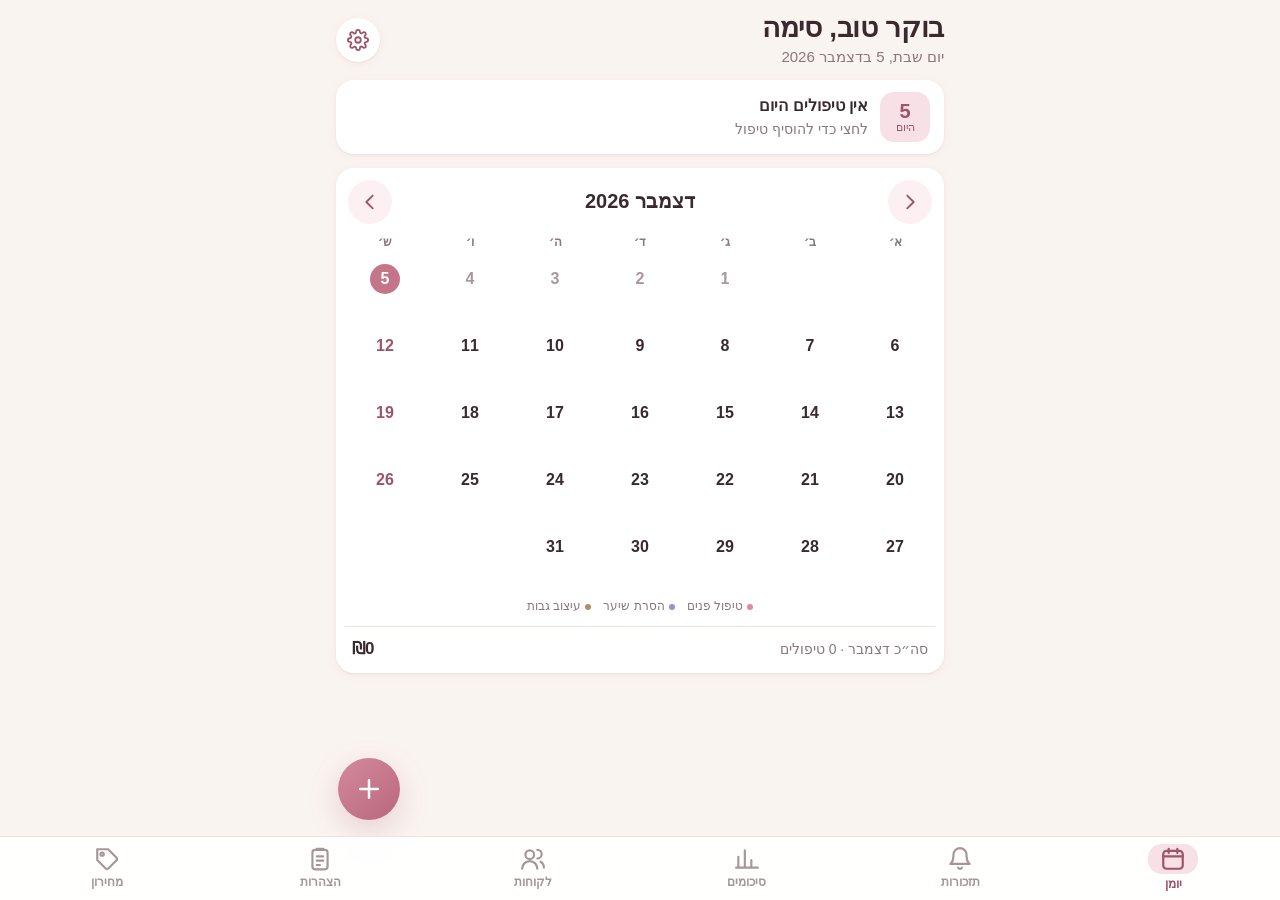
<file: index.html>
<!doctype html>
<html lang="he" dir="rtl">
<head>
  <meta charset="utf-8">
  <meta name="viewport" content="width=device-width, initial-scale=1, viewport-fit=cover">
  <meta name="theme-color" content="#FAF4F0">
  <meta name="color-scheme" content="light">
  <meta name="description" content="היומן וההכנסות של סימה חן">
  <meta name="apple-mobile-web-app-capable" content="yes">
  <meta name="mobile-web-app-capable" content="yes">
  <meta name="apple-mobile-web-app-status-bar-style" content="default">
  <meta name="apple-mobile-web-app-title" content="היומן שלי">
  <meta name="format-detection" content="telephone=no">
  <title>היומן של סימה</title>
  <link rel="manifest" href="manifest.webmanifest">
  <link rel="icon" type="image/png" sizes="192x192" href="icons/icon-192.png">
  <link rel="apple-touch-icon" href="icons/apple-touch-icon.png">
  <link rel="stylesheet" href="css/styles.css">
</head>
<body>
  <main id="view" class="view" aria-live="polite"></main>

  <button id="fab" class="fab" type="button" data-action="new-appt" aria-label="טיפול חדש"></button>

  <nav class="tabbar" aria-label="ניווט ראשי">
    <button class="tab" type="button" data-action="tab" data-tab="calendar"><span class="tab-icon" data-icon="calendar"></span><span>יומן</span></button>
    <button class="tab" type="button" data-action="tab" data-tab="reminders"><span class="tab-icon" data-icon="bell"></span><span>תזכורות</span><b class="tab-badge" id="remBadge" hidden></b></button>
    <button class="tab" type="button" data-action="tab" data-tab="summary"><span class="tab-icon" data-icon="chart"></span><span>סיכומים</span></button>
    <button class="tab" type="button" data-action="tab" data-tab="clients"><span class="tab-icon" data-icon="users"></span><span>לקוחות</span></button>
    <button class="tab" type="button" data-action="tab" data-tab="decls"><span class="tab-icon" data-icon="doc"></span><span>הצהרות</span><b class="tab-badge" id="declBadge" hidden></b></button>
    <button class="tab" type="button" data-action="tab" data-tab="prices"><span class="tab-icon" data-icon="tag"></span><span>מחירון</span></button>
  </nav>

  <div id="sheetWrap" class="sheet-wrap" aria-hidden="true">
    <div id="sheet" class="sheet" role="dialog" aria-modal="true"></div>
  </div>

  <div id="dialogWrap" class="dialog-wrap" aria-hidden="true">
    <div id="dialog" class="dialog" role="alertdialog" aria-modal="true"></div>
  </div>

  <div id="toast" class="toast" role="status"></div>
  <input id="importFile" type="file" accept="application/json,.json" hidden>
  <input id="contactsFile" type="file" hidden>
  <input id="photoFile" type="file" accept="image/*" multiple hidden>

  <script src="js/logic.js"></script>
  <script src="js/forms.js"></script>
  <script src="js/cloud.js"></script>
  <script src="js/db.js"></script>
  <script src="js/app.js"></script>
</body>
</html>
</file>
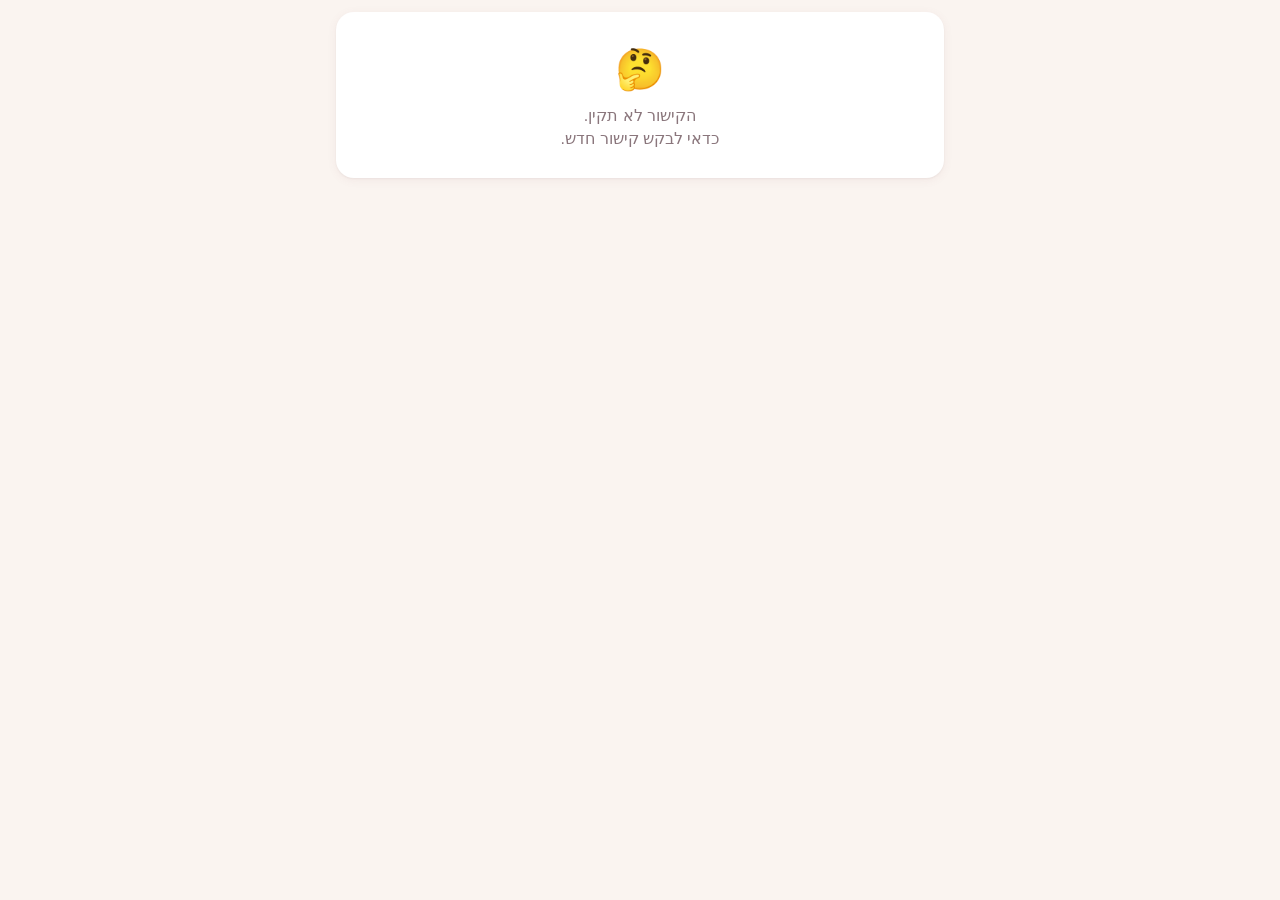
<file: form.html>
<!doctype html>
<html lang="he" dir="rtl">
<head>
  <meta charset="utf-8">
  <meta name="viewport" content="width=device-width, initial-scale=1, viewport-fit=cover">
  <meta name="theme-color" content="#FAF4F0">
  <meta name="color-scheme" content="light">
  <meta name="format-detection" content="telephone=no">
  <meta name="robots" content="noindex">
  <title>הצהרת בריאות</title>
  <link rel="icon" type="image/png" sizes="192x192" href="icons/icon-192.png">
  <link rel="stylesheet" href="css/styles.css">
</head>
<body class="form-page">
  <main id="form" class="view form-view"></main>
  <div id="toast" class="toast" role="status"></div>

  <script src="js/forms.js"></script>
  <script src="js/cloud.js"></script>
  <script src="js/form.js"></script>
</body>
</html>
</file>
<file: css/styles.css>
:root {
  --bg: #FAF4F0;
  --surface: #FFFFFF;
  --beige: #F3E8E0;
  --beige-2: #EADBD0;
  --line: #EFE3DB;
  --rose: #C4758A;
  --rose-dark: #9E5468;
  --rose-soft: #F7E1E6;
  --rose-softer: #FCF0F2;
  --text: #3A2A2F;
  --muted: #8A767C;
  --green: #2F9460;
  --green-soft: #E2F3E8;
  --orange: #D9821F;
  --orange-soft: #FCEFDC;
  --red: #D04E4B;
  --red-soft: #FBE4E3;
  --wa: #1FA855;
  --pay-paybox: #D9819A;
  --pay-bit: #3FB5C4;
  --pay-cash: #7DB08A;
  --pay-bank: #7C9FD0;
  --pay-meshulam: #A98BCB;
  --pay-none: #C8BAB3;
  --radius: 18px;
  --radius-sm: 12px;
  --shadow: 0 2px 10px rgba(158, 84, 104, .08), 0 1px 2px rgba(58, 42, 47, .05);
  --shadow-lg: 0 10px 30px rgba(158, 84, 104, .22);
  --safe-top: env(safe-area-inset-top, 0px);
  --safe-bottom: env(safe-area-inset-bottom, 0px);
  --tabbar-h: 64px;
  font-family: -apple-system, BlinkMacSystemFont, "SF Hebrew", "Segoe UI", "Arial Hebrew", Arial, sans-serif;
  color: var(--text);
  -webkit-text-size-adjust: 100%;
}

* { box-sizing: border-box; }
html, body { margin: 0; background: var(--bg); }
body {
  min-height: 100vh;
  min-height: 100dvh;
  font-size: 16px;
  line-height: 1.45;
  -webkit-tap-highlight-color: transparent;
  overscroll-behavior-y: none;
}
body.locked { overflow: hidden; }

button, input, select, textarea { font: inherit; color: inherit; }
button {
  cursor: pointer;
  border: 0;
  background: none;
  padding: 0;
  touch-action: manipulation;
  -webkit-user-select: none;
  user-select: none;
}
a { color: inherit; }
[hidden] { display: none !important; }
svg { display: block; }

.view {
  max-width: 640px;
  margin: 0 auto;
  padding: calc(var(--safe-top) + 12px) 16px calc(var(--tabbar-h) + var(--safe-bottom) + 96px);
}

/* ---------- כותרות ---------- */
.vhead {
  display: flex;
  align-items: center;
  gap: 10px;
  min-height: 52px;
  margin-bottom: 12px;
}
.vhead h1 { font-size: 28px; line-height: 1.15; margin: 0; font-weight: 800; letter-spacing: -.3px; }
.vhead .sub { margin: 2px 0 0; color: var(--muted); font-size: 15px; }
.vhead-title { flex: 1; min-width: 0; }
.icon-btn {
  width: 44px; height: 44px;
  border-radius: 50%;
  display: inline-flex; align-items: center; justify-content: center;
  background: var(--surface);
  box-shadow: var(--shadow);
  color: var(--rose-dark);
  flex: none;
}
.icon-btn:active { transform: scale(.94); }
.icon-btn svg { width: 22px; height: 22px; }
.back-btn {
  display: inline-flex; align-items: center; gap: 2px;
  height: 44px; padding: 0 8px 0 14px;
  border-radius: 22px;
  background: var(--surface); box-shadow: var(--shadow);
  color: var(--rose-dark); font-weight: 600;
}
.back-btn svg { width: 20px; height: 20px; }

/* ---------- ניווט בין תקופות ---------- */
.period-nav {
  display: flex; align-items: center; gap: 8px;
  background: var(--surface);
  border-radius: var(--radius);
  box-shadow: var(--shadow);
  padding: 6px;
  margin-bottom: 14px;
}
.period-nav .icon-btn { box-shadow: none; background: var(--rose-softer); }
.period-label { flex: 1; text-align: center; min-width: 0; }
.period-label b { display: block; font-size: 18px; }
.period-label small { color: var(--muted); font-size: 13px; }
.today-link {
  display: inline-block; margin-top: 2px;
  color: var(--rose); font-size: 13px; font-weight: 600;
  padding: 2px 8px; border-radius: 10px; background: var(--rose-softer);
}

/* ---------- כרטיסים ---------- */
.card {
  background: var(--surface);
  border-radius: var(--radius);
  box-shadow: var(--shadow);
  padding: 16px;
  margin-bottom: 14px;
}
.card h2 { font-size: 17px; margin: 0 0 12px; font-weight: 700; }
.card h2 small { color: var(--muted); font-weight: 500; font-size: 13px; }
.muted { color: var(--muted); }
.empty {
  text-align: center; color: var(--muted);
  padding: 28px 16px;
}
.empty .emoji { font-size: 40px; display: block; margin-bottom: 6px; }

/* ---------- התראה למחר ---------- */
.alert {
  display: flex; align-items: center; gap: 12px;
  width: 100%;
  text-align: start;
  background: linear-gradient(135deg, #FFF3E4, #FCE3E8);
  border: 1.5px solid #F2C9A0;
  border-radius: var(--radius);
  padding: 14px;
  margin-bottom: 14px;
  box-shadow: var(--shadow);
}
.alert-count {
  flex: none;
  width: 48px; height: 48px; border-radius: 50%;
  background: var(--orange); color: #fff;
  font-size: 22px; font-weight: 800;
  display: flex; align-items: center; justify-content: center;
  box-shadow: 0 4px 12px rgba(217, 130, 31, .35);
}
.alert-text { flex: 1; min-width: 0; }
.alert-text b { display: block; font-size: 16px; }
.alert-text span { color: #8a5a2b; font-size: 14px; }
.alert svg { width: 20px; height: 20px; color: var(--orange); flex: none; }
.alert.ok { background: var(--green-soft); border-color: #B9E0C7; }
.alert.ok .alert-count { background: var(--green); box-shadow: none; font-size: 20px; }
.alert.ok .alert-text span { color: #2c6a47; }
.alert.ok svg { color: var(--green); }

/* ---------- כרטיס "היום" ---------- */
.today-strip {
  display: flex; align-items: center; gap: 12px;
  width: 100%; text-align: start;
  background: var(--surface); border-radius: var(--radius);
  box-shadow: var(--shadow); padding: 12px 14px; margin-bottom: 14px;
}
.today-strip .ts-date {
  flex: none; width: 50px; height: 50px; border-radius: 14px;
  background: var(--rose-soft); color: var(--rose-dark);
  display: flex; flex-direction: column; align-items: center; justify-content: center;
  line-height: 1.05;
}
.today-strip .ts-date b { font-size: 20px; }
.today-strip .ts-date small { font-size: 11px; }
.today-strip .ts-main { flex: 1; min-width: 0; }
.today-strip .ts-main b { display: block; }
.today-strip .ts-main span { color: var(--muted); font-size: 14px; }
.today-strip .ts-amt { font-size: 20px; font-weight: 800; color: var(--rose-dark); }

/* ---------- לוח שנה ---------- */
.cal { padding: 12px 8px 10px; }
.cal-head {
  display: flex; align-items: center; justify-content: space-between;
  padding: 0 4px 10px;
}
.cal-head .icon-btn { box-shadow: none; background: var(--rose-softer); }
.cal-title { text-align: center; }
.cal-title b { font-size: 20px; display: block; }
.cal-grid { display: grid; grid-template-columns: repeat(7, 1fr); gap: 3px; }
.cal-wd { text-align: center; font-size: 12px; color: var(--muted); font-weight: 600; padding-bottom: 4px; }
.cal-day {
  position: relative;
  min-height: 64px;
  border-radius: 12px;
  display: flex; flex-direction: column; align-items: center; justify-content: flex-start;
  padding: 6px 1px 4px;
  background: transparent;
}
.cal-day:active { background: var(--rose-softer); }
.cal-day .n { font-size: 16px; font-weight: 600; width: 30px; height: 30px; line-height: 30px; border-radius: 50%; text-align: center; }
.cal-day.today .n { background: var(--rose); color: #fff; }
.cal-day.past .n { color: #A8989C; }
.cal-day.has { background: var(--rose-softer); }
.cal-day.sat .n { color: var(--rose-dark); }
.cal-day.today.sat .n { color: #fff; }
.dots { display: flex; gap: 3px; height: 7px; margin-top: 3px; align-items: center; }
.dot { width: 6px; height: 6px; border-radius: 50%; background: var(--orange); }
.dot.confirmed { background: var(--green); }
.dot.pending { background: var(--orange); }
.dot.cancelled { background: var(--red); }
.dots .more { font-size: 9px; color: var(--muted); line-height: 1; }
.cal-day .amt {
  font-size: 10.5px; font-weight: 700; color: var(--rose-dark);
  margin-top: 3px; direction: ltr; white-space: nowrap;
}
.cal-foot {
  display: flex; justify-content: space-between; align-items: center;
  gap: 8px; margin-top: 10px; padding: 10px 8px 2px;
  border-top: 1px solid var(--line);
  font-size: 14px; color: var(--muted);
}
.cal-foot b { color: var(--text); font-size: 17px; }
.legend { display: flex; gap: 12px; justify-content: center; font-size: 12px; color: var(--muted); margin-top: 8px; flex-wrap: wrap; }
.legend span { display: inline-flex; align-items: center; gap: 4px; }

.backup-nudge {
  display: flex; align-items: center; gap: 10px; width: 100%; text-align: start;
  padding: 12px 14px; border-radius: var(--radius); margin-bottom: 14px;
  background: var(--beige); color: #6b5048; font-size: 14px;
}
.backup-nudge svg { width: 20px; height: 20px; flex: none; }

/* ---------- סכום גדול ---------- */
.hero {
  background: linear-gradient(140deg, #D48A9C 0%, #B9677C 100%);
  color: #fff;
  border-radius: 22px;
  padding: 18px 18px 16px;
  margin-bottom: 14px;
  box-shadow: var(--shadow-lg);
}
.hero-label { font-size: 15px; opacity: .92; }
.hero-amt { font-size: 44px; font-weight: 800; line-height: 1.1; letter-spacing: -.5px; direction: ltr; text-align: right; margin: 2px 0 4px; }
.hero-meta { font-size: 14px; opacity: .95; display: flex; flex-wrap: wrap; gap: 4px 12px; }
.pay-tiles { display: grid; grid-template-columns: 1fr 1fr; gap: 8px; margin-top: 14px; }
.pay-tile {
  background: rgba(255, 255, 255, .18);
  border-radius: 12px; padding: 8px 10px;
  display: flex; justify-content: space-between; align-items: baseline; gap: 6px;
  font-size: 14px;
}
.pay-tile b { font-size: 16px; direction: ltr; }
.pay-tile.zero { opacity: .6; }

/* ---------- כרטיס טיפול ---------- */
.appt {
  position: relative;
  background: var(--surface);
  border-radius: var(--radius);
  box-shadow: var(--shadow);
  margin-bottom: 12px;
  border-inline-start: 6px solid var(--tc, var(--rose));
  overflow: hidden;
}
/* גוון עדין בצבע הטיפול */
.appt::before {
  content: ""; position: absolute; inset: 0; pointer-events: none;
  background: var(--tc, var(--rose)); opacity: .07;
}
.appt > * { position: relative; }
.appt.cancelled .appt-body { opacity: .55; }
.appt.cancelled .appt-name { text-decoration: line-through; }
.appt-body {
  display: flex; gap: 12px; width: 100%; text-align: start;
  padding: 14px 14px 10px;
}
.appt-time { flex: none; width: 54px; text-align: center; }
.appt-time b { display: block; font-size: 18px; }
.appt-time small { color: var(--muted); font-size: 12px; }
.appt-main { flex: 1; min-width: 0; }
.appt-name { font-size: 17px; font-weight: 700; }
.appt-tx { color: var(--muted); font-size: 14px; }
.appt-meta { display: flex; flex-wrap: wrap; gap: 6px; margin-top: 6px; }
.appt-price { flex: none; font-size: 18px; font-weight: 800; color: var(--rose-dark); }
.tag {
  display: inline-flex; align-items: center; gap: 4px;
  font-size: 12.5px; padding: 2px 8px; border-radius: 10px;
  background: var(--beige); color: #6b5048; white-space: nowrap;
}
.tag.sent { background: #E3F4EA; color: #2c6a47; }
.tag.notsent { background: var(--orange-soft); color: #93561a; }
.tag.warn { background: var(--red-soft); color: #9c3431; }
.tag svg { width: 13px; height: 13px; }
.appt-note { font-size: 13.5px; color: #6b5048; margin-top: 6px; background: var(--beige); padding: 6px 10px; border-radius: 10px; }

/* ---------- בורר סטטוס ---------- */
.status-seg {
  display: grid; grid-template-columns: repeat(3, 1fr); gap: 6px;
  padding: 0 12px 12px;
}
.status-seg button {
  min-height: 42px; border-radius: 12px;
  background: var(--bg); color: var(--muted);
  font-weight: 600; font-size: 15px;
  border: 1.5px solid var(--line);
}
.status-seg button.on.confirmed { background: var(--green); border-color: var(--green); color: #fff; }
.status-seg button.on.pending { background: var(--orange); border-color: var(--orange); color: #fff; }
.status-seg button.on.cancelled { background: var(--red); border-color: var(--red); color: #fff; }
.status-seg.in-form { padding: 0; }

.pill { font-size: 13px; font-weight: 700; padding: 3px 10px; border-radius: 12px; white-space: nowrap; }
.pill.confirmed { background: var(--green-soft); color: var(--green); }
.pill.pending { background: var(--orange-soft); color: #B0661A; }
.pill.cancelled { background: var(--red-soft); color: var(--red); }

/* ---------- כפתורים ---------- */
.btn {
  display: inline-flex; align-items: center; justify-content: center; gap: 8px;
  min-height: 52px; padding: 0 18px;
  border-radius: 16px;
  font-weight: 700; font-size: 17px;
  text-decoration: none;
  background: var(--rose); color: #fff;
  width: 100%;
}
.btn:active { filter: brightness(.95); transform: scale(.99); }
.btn svg { width: 22px; height: 22px; }
.btn.secondary { background: var(--surface); color: var(--rose-dark); border: 1.5px solid var(--rose-soft); }
.btn.ghost { background: transparent; color: var(--rose-dark); }
.btn.danger { background: var(--red-soft); color: var(--red); }
.btn.wa { background: var(--wa); color: #fff; }
.btn.wa-done { background: var(--green-soft); color: #2c6a47; }
.btn.disabled { background: var(--beige); color: var(--muted); pointer-events: none; }
.btn.small { min-height: 42px; font-size: 15px; border-radius: 12px; padding: 0 12px; width: auto; }
.btn-row { display: flex; gap: 10px; }
.btn-row > * { flex: 1; }
.link-btn { color: var(--rose); font-weight: 600; font-size: 14px; padding: 8px 4px; }

.fab {
  position: fixed;
  left: 18px;
  bottom: calc(var(--tabbar-h) + var(--safe-bottom) + 16px);
  width: 62px; height: 62px; border-radius: 50%;
  background: linear-gradient(140deg, #D48A9C, #B9677C);
  color: #fff;
  box-shadow: var(--shadow-lg);
  display: flex; align-items: center; justify-content: center;
  z-index: 20;
}
.fab svg { width: 30px; height: 30px; }
.fab:active { transform: scale(.94); }

/* ---------- סרגל תחתון ---------- */
.tabbar {
  position: fixed; bottom: 0; left: 0; right: 0;
  z-index: 30;
  display: grid; grid-template-columns: repeat(6, 1fr);
  height: calc(var(--tabbar-h) + var(--safe-bottom));
  padding-bottom: var(--safe-bottom);
  background: rgba(255, 255, 255, .92);
  -webkit-backdrop-filter: blur(16px);
  backdrop-filter: blur(16px);
  border-top: 1px solid var(--line);
}
.tab {
  position: relative;
  display: flex; flex-direction: column; align-items: center; justify-content: center; gap: 2px;
  color: #A8959A; font-size: 12px; font-weight: 600;
}
.tab-icon svg { width: 26px; height: 26px; }
.tab.active { color: var(--rose-dark); }
.tab.active .tab-icon { background: var(--rose-soft); border-radius: 14px; padding: 2px 12px; }
.tab-badge {
  position: absolute; top: 6px; left: calc(50% - 26px);
  min-width: 20px; height: 20px; padding: 0 5px; border-radius: 10px;
  background: var(--orange); color: #fff; font-size: 12px; line-height: 20px; text-align: center;
  box-shadow: 0 0 0 2px #fff;
}

/* ---------- טאבים פנימיים ---------- */
.seg-tabs {
  display: grid; grid-template-columns: repeat(3, 1fr);
  background: var(--beige); border-radius: 16px; padding: 4px; margin-bottom: 12px;
}
.seg-tabs button {
  min-height: 44px; border-radius: 12px; font-weight: 700; color: #7d665f; font-size: 16px;
}
.seg-tabs button.on { background: var(--surface); color: var(--rose-dark); box-shadow: var(--shadow); }

/* ---------- פירוט עם פסים ---------- */
.rows { display: flex; flex-direction: column; gap: 12px; }
.row-line { display: flex; justify-content: space-between; align-items: baseline; gap: 8px; }
.row-line .lbl { display: inline-flex; align-items: center; gap: 8px; font-weight: 600; }
.row-line .lbl small { color: var(--muted); font-weight: 500; }
.row-line .val { font-weight: 800; direction: ltr; }
.row-line.zero { color: #B5A5A9; }
.row-line.zero .val { font-weight: 600; }
.swatch { width: 10px; height: 10px; border-radius: 3px; flex: none; }
.bar { height: 8px; border-radius: 4px; background: var(--beige); margin-top: 6px; overflow: hidden; }
.bar i { display: block; height: 100%; border-radius: 4px; background: var(--rose); }
.row-btn { width: 100%; text-align: start; }
.row-btn:active { opacity: .7; }
.row-btn .chev { color: #C8B6BA; width: 16px; height: 16px; }

.stat-grid { display: grid; grid-template-columns: 1fr 1fr; gap: 10px; margin-bottom: 14px; }
.stat {
  background: var(--surface); border-radius: var(--radius); box-shadow: var(--shadow);
  padding: 12px 14px;
}
.stat small { color: var(--muted); font-size: 13px; display: block; }
.stat b { font-size: 20px; direction: ltr; display: inline-block; }

/* ---------- תזכורות ---------- */
.rem-card { padding-bottom: 12px; }
.rem-top { display: flex; gap: 12px; align-items: flex-start; padding: 14px 14px 12px; }
.rem-actions { padding: 0 12px 10px; display: flex; flex-direction: column; gap: 8px; }
.rem-sent-row { display: flex; justify-content: space-between; align-items: center; font-size: 13px; color: var(--muted); padding: 0 4px; }
.chips-line { display: flex; gap: 8px; flex-wrap: wrap; margin-bottom: 14px; }
.chip-stat {
  display: inline-flex; align-items: center; gap: 6px;
  background: var(--surface); border-radius: 14px; padding: 6px 12px; box-shadow: var(--shadow);
  font-size: 14px; font-weight: 600;
}

/* ---------- לקוחות ---------- */
.search {
  position: relative; margin-bottom: 14px;
}
.search input {
  width: 100%; height: 52px; border-radius: 16px; border: 1.5px solid var(--line);
  background: var(--surface); padding: 0 46px 0 14px; font-size: 17px;
  box-shadow: var(--shadow); outline: none; -webkit-appearance: none; appearance: none;
}
.search input:focus { border-color: var(--rose); }
.search svg { position: absolute; right: 14px; top: 15px; width: 22px; height: 22px; color: var(--muted); }
.client-row {
  display: flex; align-items: center; gap: 12px; width: 100%; text-align: start;
  background: var(--surface); border-radius: var(--radius); box-shadow: var(--shadow);
  padding: 12px 14px; margin-bottom: 10px;
}
.avatar {
  flex: none; width: 46px; height: 46px; border-radius: 50%;
  background: var(--rose-soft); color: var(--rose-dark);
  display: flex; align-items: center; justify-content: center;
  font-weight: 800; font-size: 19px;
}
.avatar.big { width: 64px; height: 64px; font-size: 26px; }
.client-row .cr-main { flex: 1; min-width: 0; }
.client-row .cr-main b { display: block; font-size: 17px; }
.client-row .cr-main span { color: var(--muted); font-size: 13.5px; }
.client-row .cr-total { font-weight: 800; color: var(--rose-dark); direction: ltr; }
.history-item {
  display: flex; gap: 10px; align-items: center; width: 100%; text-align: start;
  padding: 12px 0; border-bottom: 1px solid var(--line);
}
.history-item:last-child { border-bottom: 0; }
.history-item .hi-date { flex: none; width: 58px; text-align: center; line-height: 1.2; }
.history-item .hi-date b { display: block; font-size: 17px; }
.history-item .hi-date small { color: var(--muted); font-size: 12px; }
.history-item .hi-main { flex: 1; min-width: 0; font-size: 15px; }
.history-item .hi-price { font-weight: 800; direction: ltr; }

/* ---------- חלון מלמטה ---------- */
.sheet-wrap {
  position: fixed; inset: 0; z-index: 50;
  display: flex; align-items: flex-end; justify-content: center;
  background: rgba(58, 42, 47, .38);
  opacity: 0; pointer-events: none;
  transition: opacity .22s ease;
}
.sheet-wrap.open { opacity: 1; pointer-events: auto; }
.sheet {
  width: 100%; max-width: 640px;
  height: calc(100% - var(--safe-top) - 10px);
  background: var(--bg);
  border-radius: 24px 24px 0 0;
  display: flex; flex-direction: column;
  transform: translateY(100%);
  transition: transform .3s cubic-bezier(.2, .8, .2, 1);
  box-shadow: 0 -8px 30px rgba(58, 42, 47, .15);
}
.sheet-wrap.open .sheet { transform: none; }
.sheet-head {
  flex: none;
  display: flex; align-items: center; justify-content: space-between; gap: 8px;
  padding: 10px 10px 10px;
  border-bottom: 1px solid var(--line);
  background: var(--surface);
  border-radius: 24px 24px 0 0;
}
.sheet-head h2 { margin: 0; font-size: 18px; flex: 1; text-align: center; }
.sheet-head .btn { width: auto; min-height: 44px; font-size: 16px; padding: 0 16px; border-radius: 14px; }
.sheet-body {
  flex: 1; overflow-y: auto; -webkit-overflow-scrolling: touch;
  overscroll-behavior: contain;
  padding: 16px 16px calc(28px + var(--safe-bottom));
}

/* ---------- טופס ---------- */
.field { margin-bottom: 16px; position: relative; }
.field > label, .field-label {
  display: block; font-size: 14px; font-weight: 700; color: #6b5048; margin-bottom: 6px;
}
.field-label small { font-weight: 500; color: var(--muted); }
.input, .field input[type=text], .field input[type=tel], .field input[type=date],
.field input[type=time], .field input[type=number], .field textarea, .field select {
  width: 100%;
  min-height: 52px;
  border-radius: 14px;
  border: 1.5px solid var(--line);
  background: var(--surface);
  padding: 12px 14px;
  font-size: 17px;
  outline: none;
  -webkit-appearance: none; appearance: none;
}
.field input:focus, .field textarea:focus, .field select:focus { border-color: var(--rose); box-shadow: 0 0 0 3px var(--rose-softer); }
.field input.invalid { border-color: var(--red); background: #FFF8F8; }
.field textarea { min-height: 88px; resize: vertical; line-height: 1.5; }
.field input[type=date], .field input[type=time] { text-align: right; }
.field input::-webkit-date-and-time-value { text-align: right; }
.ltr { direction: ltr; text-align: right; }
.two-col { display: grid; grid-template-columns: 1fr 1fr; gap: 10px; }
.two-col .field { margin-bottom: 16px; }
.err { color: var(--red); font-size: 13.5px; margin-top: 4px; }

.suggest {
  position: absolute; top: 100%; right: 0; left: 0; z-index: 5;
  background: var(--surface); border-radius: 14px; box-shadow: var(--shadow-lg);
  margin-top: 4px; overflow: hidden; border: 1px solid var(--line);
}
.suggest button {
  display: flex; justify-content: space-between; width: 100%; text-align: start;
  padding: 12px 14px; border-bottom: 1px solid var(--line); min-height: 48px; align-items: center;
}
.suggest button:last-child { border-bottom: 0; }
.suggest button span { color: var(--muted); font-size: 14px; direction: ltr; }
.suggest .sug-name { font-weight: 600; }
.suggest .sug-name small { display: block; font-size: 12px; font-weight: 500; color: var(--rose); }
.howto { margin-top: 10px; background: var(--rose-softer); border-radius: 14px; padding: 10px 14px; font-size: 15px; }
.howto summary { font-weight: 700; color: var(--rose-dark); cursor: pointer; min-height: 28px; }
.howto ol { margin: 8px 0 2px; padding-inline-start: 20px; }
.howto li { margin-bottom: 4px; }

.chips { display: flex; flex-wrap: wrap; gap: 8px; }
.chip {
  min-height: 44px; padding: 0 14px; border-radius: 22px;
  border: 1.5px solid var(--beige-2); background: var(--surface);
  font-weight: 600; font-size: 15px;
  display: inline-flex; align-items: center; gap: 6px;
}
.chip.on { background: var(--rose); border-color: var(--rose); color: #fff; }
.chip.add { border-style: dashed; color: var(--rose-dark); }
.chip svg { width: 16px; height: 16px; }

.items { margin-top: 10px; display: flex; flex-direction: column; gap: 8px; }
.item-row {
  display: flex; align-items: center; gap: 8px;
  background: var(--surface); border-radius: 14px; border: 1.5px solid var(--line);
  padding: 6px 6px 6px 8px;
}
.item-row .item-name { flex: 1; font-weight: 600; min-width: 0; padding-inline-start: 6px; }
.item-row .item-name small { display: block; color: var(--muted); font-weight: 500; font-size: 12.5px; }
.price-input {
  display: flex; align-items: center; gap: 2px;
  background: var(--rose-softer); border-radius: 10px; padding: 0 10px;
}
.items .item-row .price-input input, .field .item-row .price-input input, .split-row .price-input input {
  width: 74px; height: 44px; min-height: 0; border: 0; border-radius: 0; background: transparent;
  font-size: 18px; font-weight: 700; box-shadow: none;
  text-align: left; direction: ltr; outline: none; padding: 0;
  -webkit-appearance: none; appearance: none;
}
.price-input span { color: var(--muted); font-weight: 600; }
.item-row .rm { width: 40px; height: 40px; border-radius: 50%; color: var(--muted); display: flex; align-items: center; justify-content: center; }
.item-row .rm svg { width: 18px; height: 18px; }

.total-box {
  display: flex; justify-content: space-between; align-items: center;
  background: var(--rose-soft); border-radius: 16px; padding: 12px 16px; margin-bottom: 16px;
}
.total-box span { font-weight: 700; color: var(--rose-dark); display: flex; flex-direction: column; }
.total-box span small { font-weight: 500; font-size: 13px; opacity: .85; }

.discount-box { margin-bottom: 10px; }
.discount-box .field-label { display: block; margin-bottom: 6px; }
.discount-row { display: flex; gap: 8px; align-items: center; }
.disc-input { flex: 1; min-width: 0; position: relative; display: block; }
.disc-input input { width: 100%; padding-left: 36px; }
.disc-input span {
  position: absolute; left: 14px; top: 50%; transform: translateY(-50%);
  font-weight: 700; color: var(--rose-dark); pointer-events: none;
}
.disc-eq { font-weight: 700; color: var(--muted, #999); }
.total-box b { font-size: 26px; color: var(--rose-dark); direction: ltr; }

.pay-grid { display: grid; grid-template-columns: 1fr 1fr; gap: 8px; }
.pay-btn {
  min-height: 52px; border-radius: 14px;
  border: 1.5px solid var(--beige-2); background: var(--surface);
  font-weight: 700; font-size: 16px;
  display: flex; align-items: center; justify-content: center; gap: 8px;
}
.pay-btn.on { border-color: var(--rose); background: var(--rose-soft); color: var(--rose-dark); box-shadow: inset 0 0 0 1px var(--rose); }

.switch-row {
  display: flex; align-items: center; justify-content: space-between; gap: 12px;
  background: var(--surface); border-radius: 14px; border: 1.5px solid var(--line);
  padding: 10px 14px; min-height: 56px; margin-bottom: 16px;
}
.switch-row .sr-text b { display: block; font-size: 16px; }
.switch-row .sr-text small { color: var(--muted); }
.switch { position: relative; width: 52px; height: 32px; flex: none; }
.switch input { position: absolute; opacity: 0; inset: 0; margin: 0; cursor: pointer; z-index: 1; }
.switch span {
  position: absolute; inset: 0; border-radius: 16px; background: var(--beige-2); transition: background .2s;
}
.switch span::after {
  content: ""; position: absolute; top: 3px; right: 3px; width: 26px; height: 26px; border-radius: 50%;
  background: #fff; box-shadow: 0 1px 3px rgba(0, 0, 0, .2); transition: transform .2s;
}
.switch input:checked + span { background: var(--green); }
.switch input:checked + span::after { transform: translateX(-20px); }

.warn-box {
  background: var(--orange-soft); color: #8a5320; border-radius: 14px;
  padding: 10px 14px; font-size: 14px; margin-bottom: 16px;
}
.quick-contact { display: flex; gap: 8px; margin-top: 8px; }
.quick-contact .btn { flex: 1; }

/* ---------- הגדרות ---------- */
.type-row {
  display: grid; grid-template-columns: 1fr 1fr 44px; gap: 8px; align-items: end;
  padding: 12px 0; border-bottom: 1px solid var(--line);
}
.type-row > :first-child { grid-column: 1 / -1; }
.type-row:last-of-type { border-bottom: 0; }
.type-row label { font-size: 12px; color: var(--muted); display: block; margin-bottom: 2px; font-weight: 600; }
.type-row input {
  width: 100%; height: 46px; border-radius: 12px; border: 1.5px solid var(--line);
  padding: 0 10px; font-size: 16px; background: var(--bg); outline: none;
  -webkit-appearance: none; appearance: none;
}
.type-row input:focus { border-color: var(--rose); background: #fff; }
.type-row .del { width: 40px; height: 46px; display: flex; align-items: center; justify-content: center; color: var(--red); }
.type-row .del svg { width: 20px; height: 20px; }
.var-chips { display: flex; flex-wrap: wrap; gap: 6px; margin: 8px 0 12px; }
.var-chips button {
  min-height: 36px; padding: 0 12px; border-radius: 18px;
  background: var(--rose-softer); color: var(--rose-dark); font-weight: 700; font-size: 14px;
  border: 1px solid var(--rose-soft);
}
.wa-preview {
  background: #E9F6E4;
  border-radius: 14px 14px 4px 14px;
  padding: 10px 12px;
  white-space: pre-wrap;
  font-size: 15px;
  box-shadow: 0 1px 1px rgba(0, 0, 0, .06);
  margin-bottom: 8px;
}
.wa-preview-wrap { background: #F0EAE2; border-radius: 14px; padding: 12px; }
.wa-preview-wrap small { color: var(--muted); display: block; margin-bottom: 6px; }
.settings-note { font-size: 14px; color: var(--muted); margin: 0 0 12px; }
.kv { display: flex; justify-content: space-between; font-size: 14px; padding: 4px 0; }
.kv span { color: var(--muted); }

/* ---------- דיאלוג ---------- */
.dialog-wrap {
  position: fixed; inset: 0; z-index: 70;
  display: flex; align-items: center; justify-content: center; padding: 24px;
  background: rgba(58, 42, 47, .45);
  opacity: 0; pointer-events: none; transition: opacity .18s;
}
.dialog-wrap.open { opacity: 1; pointer-events: auto; }
.dialog {
  width: 100%; max-width: 360px; background: var(--surface); border-radius: 22px;
  padding: 22px 18px 16px; text-align: center;
  transform: scale(.95); transition: transform .18s;
}
.dialog-wrap.open .dialog { transform: none; }
.dialog h3 { margin: 0 0 8px; font-size: 19px; }
.dialog p { margin: 0 0 18px; color: #6b5048; white-space: pre-line; }
.dialog .btn-row { flex-direction: column; }

/* ---------- הודעה קופצת ---------- */
.toast {
  position: fixed; z-index: 80;
  left: 50%; bottom: calc(var(--tabbar-h) + var(--safe-bottom) + 90px);
  transform: translate(-50%, 20px);
  background: #3A2A2F; color: #fff; font-weight: 600;
  padding: 12px 20px; border-radius: 24px; max-width: calc(100% - 40px);
  opacity: 0; pointer-events: none; transition: opacity .2s, transform .2s;
  text-align: center;
}
.toast.show { opacity: 1; transform: translate(-50%, 0); }

@media (min-width: 700px) {
  .fab { left: calc(50% - 320px + 18px); }
}
@media (max-width: 350px) {
  .hero-amt { font-size: 36px; }
  .cal-day .amt { font-size: 9.5px; }
}
input[type=number]::-webkit-inner-spin-button,
input[type=number]::-webkit-outer-spin-button { -webkit-appearance: none; margin: 0; }
input[type=number] { -moz-appearance: textfield; }

/* ---------- גרסה 1.1: צבעים, תתי-סוגים, תכשירים ---------- */
.appt-name .pill { font-size: 12px; vertical-align: 2px; margin-inline-start: 4px; }
.tx-chips { display: flex; flex-wrap: wrap; gap: 4px 10px; margin-top: 2px; }
.tx-chip { display: inline-flex; align-items: center; gap: 5px; font-size: 14px; color: #6b5048; }
.tx-chip .dot { flex: none; }
.tx-chip.product svg { width: 15px; height: 15px; color: var(--muted); }
.appt-actions {
  display: flex; border-top: 1px solid var(--line);
}
.appt-actions button {
  flex: 1; min-height: 46px;
  display: inline-flex; align-items: center; justify-content: center; gap: 5px;
  color: var(--rose-dark); font-weight: 600; font-size: 14px;
}
.appt-actions button + button { border-inline-start: 1px solid var(--line); }
.appt-actions button svg { width: 18px; height: 18px; }
.appt-actions button.done { color: var(--green); }
.appt-actions button:active { background: var(--rose-softer); }

.chip small { font-weight: 500; font-size: 12.5px; opacity: .75; }
.chip.tchip .dot { background: var(--tc); }
.chip.tchip.on { background: var(--tc); border-color: var(--tc); color: #fff; }
.chip.tchip.on .dot { background: #fff; }
.chip.tchip.open { box-shadow: 0 0 0 3px color-mix(in srgb, var(--tc) 30%, transparent); border-color: var(--tc); }
.chip .chev { font-size: 12px; opacity: .85; }
.chip svg { width: 16px; height: 16px; }
.sub-panel {
  margin-top: 10px; padding: 12px; border-radius: 16px;
  border: 1.5px solid var(--tc); background: var(--surface);
}
.sub-title { font-weight: 700; font-size: 14px; margin-bottom: 8px; }
.sub-title small { color: var(--muted); font-weight: 500; }
.items .field-label { margin-top: 2px; }
.items { margin-bottom: 14px; }
.dot.big { width: 12px; height: 12px; flex: none; background: var(--tc); margin-inline-start: 4px; }
.qty { display: flex; align-items: center; gap: 2px; background: var(--beige); border-radius: 10px; }
.qty button { width: 34px; height: 40px; font-size: 20px; font-weight: 700; color: var(--rose-dark); }
.qty b { min-width: 18px; text-align: center; }

.type-card {
  border: 1.5px solid var(--line); border-inline-start: 6px solid var(--tc);
  border-radius: 16px; padding: 10px 8px 10px 10px; margin-bottom: 12px;
}
.type-head { display: flex; align-items: center; gap: 8px; }
.type-head input {
  flex: 1; min-width: 0; height: 46px; border-radius: 12px; border: 1.5px solid var(--line);
  padding: 0 12px; font-size: 17px; font-weight: 700; background: var(--bg); outline: none;
  -webkit-appearance: none; appearance: none;
}
.type-head input:focus, .sub-row input:focus, .type-nums input:focus { border-color: var(--rose); background: #fff; }
.color-btn {
  flex: none; width: 40px; height: 40px; border-radius: 50%; background: var(--tc);
  box-shadow: 0 0 0 3px #fff, 0 0 0 5px var(--tc);
  margin: 0 4px;
}
.type-card .del, .sub-row .del { width: 32px; height: 44px; display: flex; align-items: center; justify-content: center; color: var(--red); flex: none; }
.type-card .del svg, .sub-row .del svg { width: 20px; height: 20px; }
.type-nums { display: grid; grid-template-columns: 1fr 1fr; gap: 8px; margin-top: 10px; }
.type-nums label { font-size: 12px; color: var(--muted); font-weight: 600; }
.type-nums input, .sub-row input {
  display: block; width: 100%; height: 44px; margin-top: 2px; border-radius: 12px; border: 1.5px solid var(--line);
  padding: 0 10px; font-size: 16px; background: var(--bg); outline: none;
  -webkit-appearance: none; appearance: none;
}
.subs { margin-top: 10px; }
.sub-row { display: grid; grid-template-columns: 1fr 64px 52px 32px; gap: 5px; align-items: center; margin-bottom: 6px; }
.sub-row input { margin-top: 0; }
.sub-row.prod { grid-template-columns: 1fr 80px 32px; }
.sub-labels { font-size: 12px; color: var(--muted); font-weight: 600; margin-bottom: 2px; }
.type-card .link-btn { margin-top: 4px; }

.palette { display: grid; grid-template-columns: repeat(5, 1fr); gap: 10px 6px; margin: 6px 0 18px; }
.swatch-btn { display: flex; flex-direction: column; align-items: center; gap: 4px; font-size: 12.5px; color: #6b5048; padding: 4px 0; }
.swatch-btn i {
  width: 42px; height: 42px; border-radius: 50%; background: var(--c);
  box-shadow: 0 0 0 3px #fff, 0 0 0 4px var(--line);
}
.swatch-btn.on i { box-shadow: 0 0 0 3px #fff, 0 0 0 6px var(--c); }
.swatch-btn.on span { font-weight: 800; color: var(--text); }

.sub-lines { margin: 6px 0 0; padding-inline-start: 18px; display: flex; flex-direction: column; gap: 4px; font-size: 14px; }
.sub-lines .row-line .val { font-weight: 600; }

.filter-chips { display: flex; gap: 8px; margin-bottom: 12px; flex-wrap: wrap; }
.filter-chips button {
  min-height: 40px; padding: 0 14px; border-radius: 20px; background: var(--surface);
  border: 1.5px solid var(--beige-2); font-weight: 700; font-size: 15px;
}
.filter-chips button small { color: var(--muted); font-weight: 600; }
.filter-chips button.on { background: var(--rose); border-color: var(--rose); color: #fff; }
.filter-chips button.on small { color: #fff; opacity: .85; }
.list-head { font-size: 14px; color: var(--muted); margin: 14px 4px 8px; font-weight: 700; }
.avatar.soft { background: var(--beige); color: #8a6f64; }
.client-row .phone { direction: ltr; display: inline-block; }
.cr-chev svg { width: 18px; height: 18px; color: #C8B6BA; }
.hi-main .dot { display: inline-block; vertical-align: 1px; }

/* ---------- מחירון ---------- */
.price-card { border-inline-start: 5px solid var(--tc); }
.price-head { display: flex; align-items: center; gap: 10px; }
.price-head h2 { flex: 1; margin: 0; font-size: 18px; }
.price-head b { font-size: 18px; color: var(--rose-dark); direction: ltr; }
.price-head .dot { background: var(--tc); width: 14px; height: 14px; flex: none; }
.price-ico svg { width: 20px; height: 20px; color: var(--muted); display: block; }
.price-rows { margin-top: 10px; }
.price-row { display: flex; justify-content: space-between; gap: 12px; padding: 9px 0; border-top: 1px solid var(--line); }
.price-row b { color: var(--rose-dark); direction: ltr; white-space: nowrap; }

.price-mode { display: grid; grid-template-columns: 1fr 1fr; gap: 8px; margin-bottom: 14px; }
.price-mode button {
  display: flex; flex-direction: column; align-items: center; gap: 2px; padding: 12px 8px;
  border-radius: 14px; border: 1.5px solid var(--beige-2); background: var(--surface);
}
.price-mode button b { font-size: 16px; }
.price-mode button small { color: var(--muted); font-size: 12.5px; }
.price-mode button.on { border-color: var(--rose); background: var(--rose-soft); color: var(--rose-dark); box-shadow: inset 0 0 0 1px var(--rose); }
.price-preview { display: block; width: 100%; border-radius: 14px; box-shadow: var(--shadow); margin: 4px 0 14px; background: var(--surface); }

/* ---------- מחירון גברים ---------- */
.gender-seg { grid-template-columns: 1fr 1fr; margin-bottom: 0; }
.sub-row.men-row { grid-template-columns: 1fr 110px; }
.men-name { display: flex; align-items: center; gap: 8px; font-weight: 600; min-height: 44px; }
.men-name .dot, .men-title .dot { background: var(--tc); width: 8px; height: 8px; flex: none; }
.men-title { display: flex; align-items: center; gap: 8px; font-weight: 700; margin: 6px 0; }
.men-block + .men-block { margin-top: 12px; }

/* ---------- פיצול תשלום ---------- */
.field > label.split-switch { display: flex; margin: 10px 0 0; font-size: inherit; font-weight: inherit; color: inherit; }
.pay-btn[data-n]:not([data-n=""])::before {
  content: attr(data-n); width: 22px; height: 22px; border-radius: 50%;
  background: var(--rose); color: #fff; font-size: 13px; display: inline-flex; align-items: center; justify-content: center;
}
.split-box { margin-top: 10px; background: var(--surface); border: 1.5px solid var(--line); border-radius: 14px; padding: 8px 14px; }
.split-row { display: flex; align-items: center; justify-content: space-between; gap: 12px; min-height: 56px; }
.split-row + .split-row { border-top: 1px solid var(--line); }
.split-name { font-weight: 700; }
.split-rest { font-size: 18px; color: var(--rose-dark); direction: ltr; padding-inline-end: 12px; }
.split-rest::after { content: ' (היתרה)'; font-size: 12.5px; color: var(--muted); font-weight: 500; }
.split-hint { margin: 8px 0; color: var(--muted); font-size: 14px; }
.split-box .warn-box { margin: 4px 0 8px; }

/* ---------- כרטיס לקוחה ותמונות לפני/אחרי ---------- */
.client-head { display: flex; gap: 14px; align-items: center; margin-bottom: 14px; }
.client-head h1 { font-size: 24px; line-height: 1.2; margin: 0; font-weight: 800; }
.ba { display: grid; grid-template-columns: 1fr 1fr; gap: 8px; margin-bottom: 12px; }
.ba-cell { position: relative; display: block; text-align: center; min-width: 0; }
.ba-cell img {
  display: block; width: 100%; aspect-ratio: 4 / 5; object-fit: cover;
  border-radius: 14px; background: var(--beige);
}
.ba-tag {
  position: absolute; top: 8px; right: 8px;
  background: rgba(255, 255, 255, .92); color: var(--rose-dark);
  font-weight: 800; font-size: 14px; padding: 3px 10px; border-radius: 10px;
}
.ba-cell small { display: block; margin-top: 4px; color: var(--muted); font-size: 13px; }
.list-head small { font-weight: 500; }
.photo-grid { display: grid; grid-template-columns: repeat(3, 1fr); gap: 6px; }
.photo-thumb { position: relative; display: block; min-width: 0; }
.photo-thumb img {
  display: block; width: 100%; aspect-ratio: 1; object-fit: cover;
  border-radius: 10px; background: var(--beige);
}
.photo-thumb.picked img { outline: 3px solid var(--rose); outline-offset: -3px; }
.photo-thumb span {
  position: absolute; bottom: 5px; right: 5px;
  background: var(--rose); color: #fff; font-size: 12px; font-weight: 700;
  padding: 1px 7px; border-radius: 8px;
}
.photo-full { display: block; width: 100%; max-height: 60vh; object-fit: contain; border-radius: 14px; background: var(--beige); margin-bottom: 14px; }

/* ---------- הצהרות בריאות (באפליקציה) ---------- */
.card.notice { background: var(--rose-softer); box-shadow: none; border: 1.5px solid var(--rose-soft); }
.h2-row { display: flex; align-items: center; justify-content: space-between; gap: 8px; }
.icon-btn.small { width: 38px; height: 38px; box-shadow: none; background: var(--rose-softer); }
.icon-btn.small svg { width: 19px; height: 19px; }
.sync-line { margin: -6px 0 10px; }
.sync-line .warn { color: var(--orange); font-weight: 600; }
.form-item { padding: 4px 0; }
.form-item-title { display: flex; align-items: center; gap: 8px; margin-bottom: 10px; color: var(--rose-dark); }
.form-item-title svg { width: 22px; height: 22px; flex: none; }
.form-item-title b { color: var(--text); font-size: 17px; }
.form-item-actions { display: grid; grid-template-columns: repeat(3, 1fr); gap: 8px; }
.form-item-actions .btn.small { width: 100%; padding: 0 6px; gap: 5px; }
.form-item-actions .btn.small svg { width: 18px; height: 18px; }
.decl-row .cr-main > span { display: block; }
.decl-chips { display: flex !important; flex-wrap: wrap; gap: 4px; margin-top: 3px; }
.decl-chips i { font-style: normal; font-size: 12px; font-weight: 700; padding: 1px 8px; border-radius: 8px; }
.chip-new { background: var(--rose); color: #fff; }
.chip-soft { background: var(--beige); color: #7d665f; }
.chip-warn { background: var(--orange-soft); color: #9a5a12; }
.decl-status { border-radius: 14px; padding: 12px; margin-bottom: 8px; background: var(--bg); }
.decl-status:last-child { margin-bottom: 0; }
.decl-status.none { display: flex; align-items: center; justify-content: space-between; gap: 10px; }
.decl-status b { display: block; }
.decl-status small { color: var(--muted); font-size: 13px; }
.decl-status.valid { background: var(--green-soft); }
.decl-status.valid small { color: #2c6a47; }
.decl-status.expired { background: var(--orange-soft); }
.decl-status.expired small, .decl-status.expired p { color: #9a5a12; }
.decl-status.expired p { margin: 6px 0 10px; font-size: 14px; }
.decl-status .btn.small { flex: none; }
.decl-open { display: block; width: 100%; text-align: start; }
.yes-card { background: var(--orange-soft); box-shadow: none; }
.yes-card h2 { color: #9a5a12; }
.ok-card { background: var(--green-soft); color: #2c6a47; font-weight: 700; box-shadow: none; }
.ans { padding: 9px 0; border-bottom: 1px solid var(--line); position: relative; padding-left: 40px; }
.ans:last-child { border-bottom: 0; }
.ans p { margin: 0; font-size: 15px; }
.ans b { display: block; margin-top: 4px; color: #9a5a12; font-size: 15px; }
.ans-val { position: absolute; left: 0; top: 9px; font-weight: 700; color: var(--muted); font-size: 14px; }
.ans.yes .ans-val { color: var(--orange); }
.yes-card .ans { border-color: rgba(154, 90, 18, .15); padding-left: 0; }
.ok-line { margin: 0 0 6px; color: #2c6a47; font-weight: 600; }
.sig-img { display: block; width: 100%; max-width: 420px; background: #fff; border: 1.5px solid var(--line); border-radius: 12px; }
ol.legal { margin: 8px 0 12px; padding-inline-start: 22px; font-size: 14px; line-height: 1.55; color: #5a464b; }
ol.legal li { margin-bottom: 6px; }

/* ---------- דף הטופס ללקוחה ---------- */
.form-page .view { padding-bottom: calc(var(--safe-bottom) + 40px); }
.form-head { text-align: center; margin: 10px 0 18px; }
.form-biz { margin: 0; color: var(--rose); font-weight: 700; font-size: 14px; }
.form-head h1 { margin: 4px 0 6px; font-size: 26px; font-weight: 800; }
.form-head .sub { color: var(--muted); margin: 0; font-size: 15px; }
.seg-tabs.two { grid-template-columns: 1fr 1fr; margin-bottom: 0; }
.field input[type=email] {
  width: 100%; min-height: 52px; border-radius: 14px; border: 1.5px solid var(--line);
  background: var(--surface); padding: 12px 14px; font-size: 17px; outline: none; -webkit-appearance: none; appearance: none;
}
.q { padding: 12px 0; border-bottom: 1px solid var(--line); border-radius: 0; }
.q:last-child { border-bottom: 0; }
.q.invalid { background: var(--red-soft); border-radius: 12px; padding: 12px 10px; }
.q-text { margin: 0 0 8px; font-size: 16px; }
.yn { display: grid; grid-template-columns: 1fr 1fr; gap: 8px; }
.yn button {
  min-height: 46px; border-radius: 12px; font-weight: 700; font-size: 16px;
  border: 1.5px solid var(--line); background: var(--surface); color: #7d665f;
}
.yn button.on { background: var(--rose-soft); border-color: var(--rose); color: var(--rose-dark); }
.yn button.on.yes { background: var(--orange-soft); border-color: var(--orange); color: #9a5a12; }
.q-details {
  display: block; width: 100%; min-height: 70px; margin-top: 8px; border-radius: 12px;
  border: 1.5px solid var(--line); padding: 10px 12px; font-size: 16px; resize: vertical; outline: none;
}
.q-details.invalid { border-color: var(--red); background: #FFF8F8; }
.check-row { display: flex; gap: 10px; align-items: flex-start; padding: 12px; border-radius: 12px; background: var(--rose-softer); font-weight: 700; }
.check-row input { width: 24px; height: 24px; flex: none; margin: 0; accent-color: var(--rose); }
.check-row.invalid { background: var(--red-soft); outline: 1.5px solid var(--red); }
.sig-box { position: relative; border: 1.5px dashed var(--beige-2); border-radius: 14px; background: #fff; }
.sig-box canvas { display: block; width: 100%; height: 190px; touch-action: none; }
.sig-box.invalid { border-color: var(--red); border-style: solid; }
.sig-clear { position: absolute; top: 4px; left: 8px; }
.form-done h1 { margin: 6px 0; font-size: 24px; }
.form-done p { color: var(--muted); }
.preview-bar {
  position: sticky; top: 0; z-index: 10; display: flex; align-items: center; justify-content: space-between; gap: 10px;
  margin: 0 -16px 10px; padding: calc(var(--safe-top) + 8px) 16px 8px; background: var(--bg);
  border-bottom: 1px solid var(--line); font-size: 13px; color: var(--muted);
}
.preview-bar .back-btn { text-decoration: none; font-size: 15px; }

/* ---------- טפסים: תיבות סימון, טקסט חופשי ---------- */
.chk-grid { display: grid; grid-template-columns: 1fr 1fr; gap: 8px; margin: 4px 0 10px; }
.chk-item.wide { grid-column: 1 / -1; }
.chk {
  display: flex; align-items: center; gap: 10px; min-height: 48px; padding: 8px 12px;
  border: 1.5px solid var(--line); border-radius: 12px; background: var(--surface); font-weight: 600; font-size: 15px;
}
.chk input { width: 22px; height: 22px; flex: none; margin: 0; accent-color: var(--rose); }
.chk:has(input:checked) { background: var(--rose-soft); border-color: var(--rose); color: var(--rose-dark); }
.chk-item .q-details { margin-top: 6px; }
.field textarea.q-text-input { min-height: 70px; }
.field textarea.q-text-input.invalid { border-color: var(--red); background: #FFF8F8; }
.check-row.soft { background: var(--surface); border: 1.5px solid var(--line); font-weight: 600; margin-bottom: 8px; }
.legal-p { font-size: 14px; line-height: 1.55; color: #5a464b; margin: 8px 0; }
.ok-line.no { color: var(--muted); font-weight: 500; }
.ticked { display: flex; flex-wrap: wrap; gap: 6px; margin: 6px 0 10px; }
.tick { background: var(--orange-soft); color: #9a5a12; font-weight: 600; font-size: 14px; padding: 3px 10px; border-radius: 10px; }
.ans .txt { color: var(--text); font-weight: 600; }
.ans small { color: var(--muted); }

/* ---------- לקוחות שלא חזרו (תזכורות) ---------- */
.wb-row { padding: 10px 0; border-bottom: 1px solid var(--line); }
.wb-row:last-child { border-bottom: 0; }
.wb-row.done { opacity: .75; }
.wb-who { display: flex; align-items: center; gap: 12px; width: 100%; text-align: start; margin-bottom: 8px; }
.wb-who .cr-main { display: flex; flex-direction: column; min-width: 0; }
.wb-who .cr-main span { color: var(--muted); font-size: 13px; }
.wb-who .cr-main b { color: var(--text); font-size: 17px; }
.wb-sentline { color: var(--green) !important; font-weight: 600; }
.wb-actions { display: flex; align-items: center; justify-content: space-between; gap: 10px; }
.wb-actions .btn.small { flex: 1; }
.wb-nophone { flex: 1; font-size: 14px; }

/* כמו בפעם הקודמת */
.repeat-btn {
  display: flex; flex-direction: column; align-items: flex-start; gap: 2px; width: 100%;
  margin-top: 8px; padding: 10px 14px; border-radius: 14px; text-align: start;
  background: var(--beige); border: 1.5px dashed var(--rose); color: var(--text, inherit);
}
.repeat-btn span { color: var(--rose); font-weight: 600; font-size: 14px; }
.repeat-btn small { color: var(--muted, #888); font-weight: 400; }
.repeat-btn b { font-size: 15px; }
</file>
